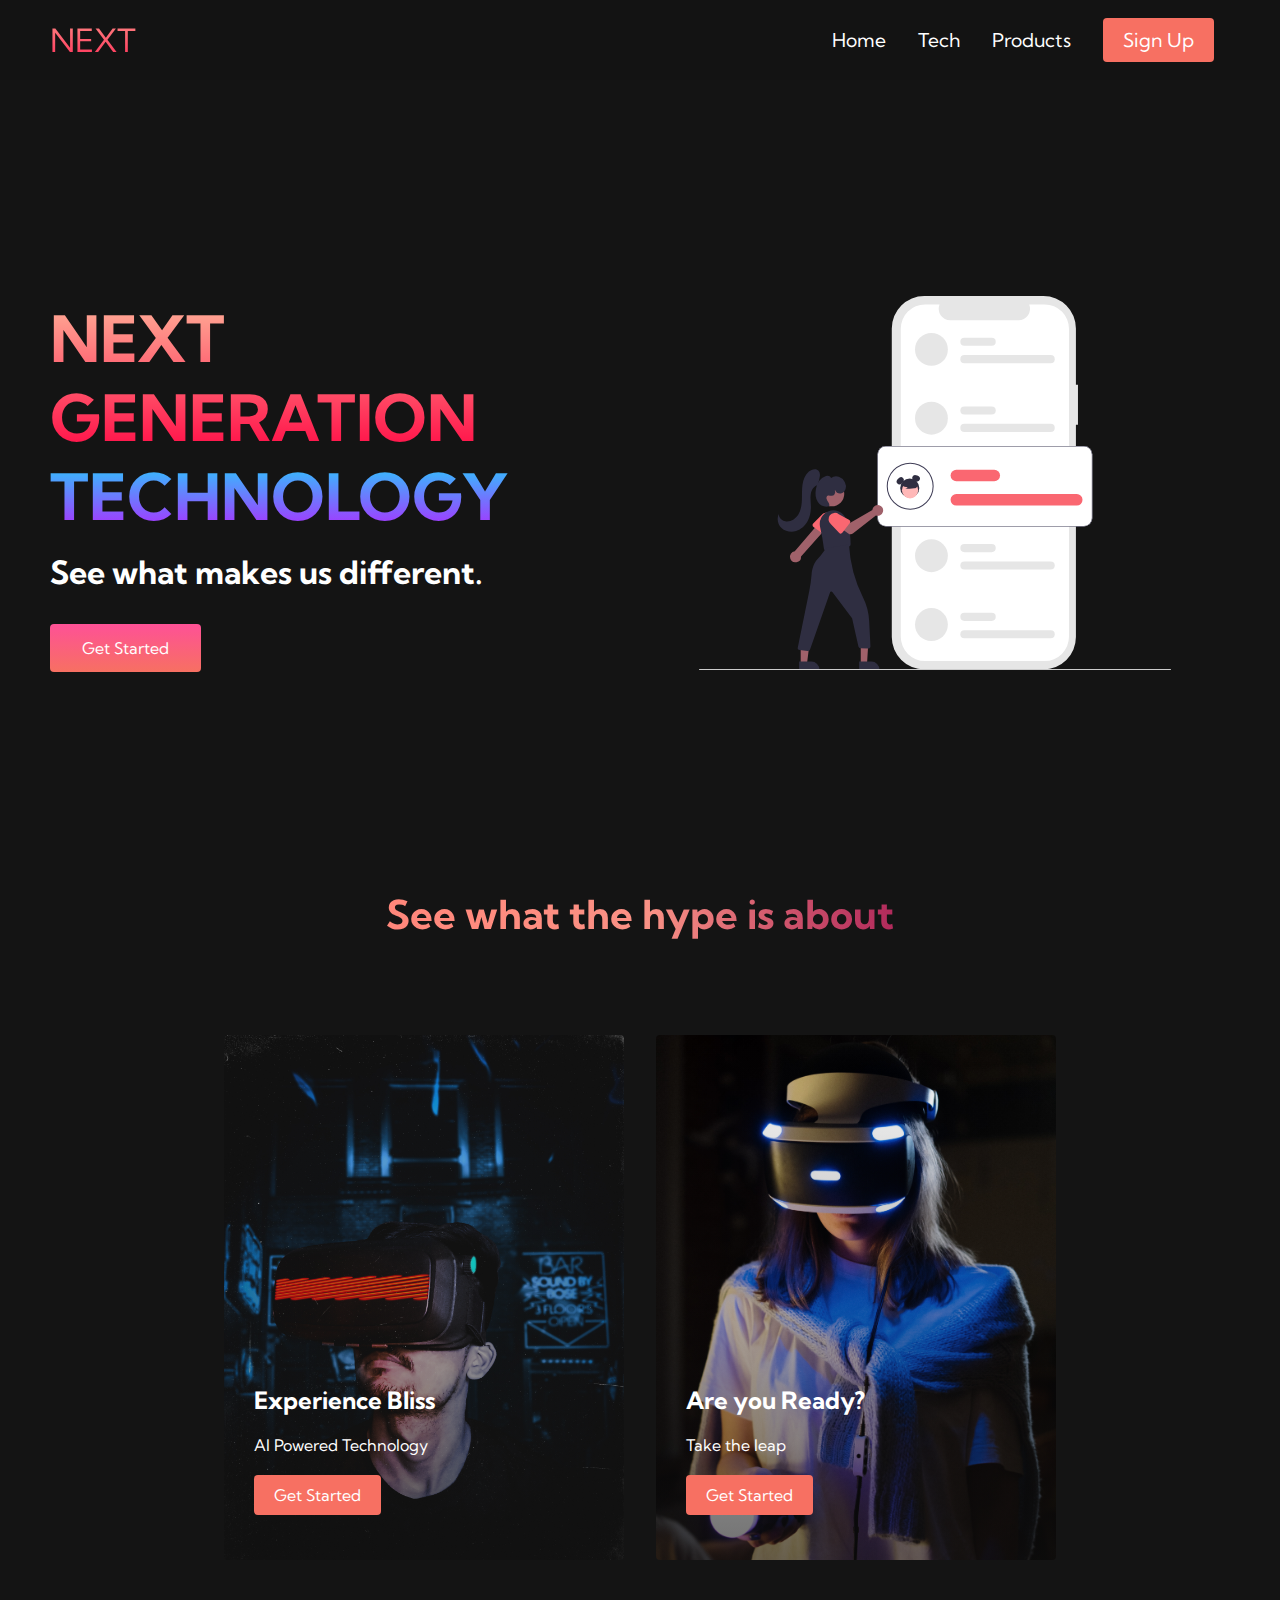
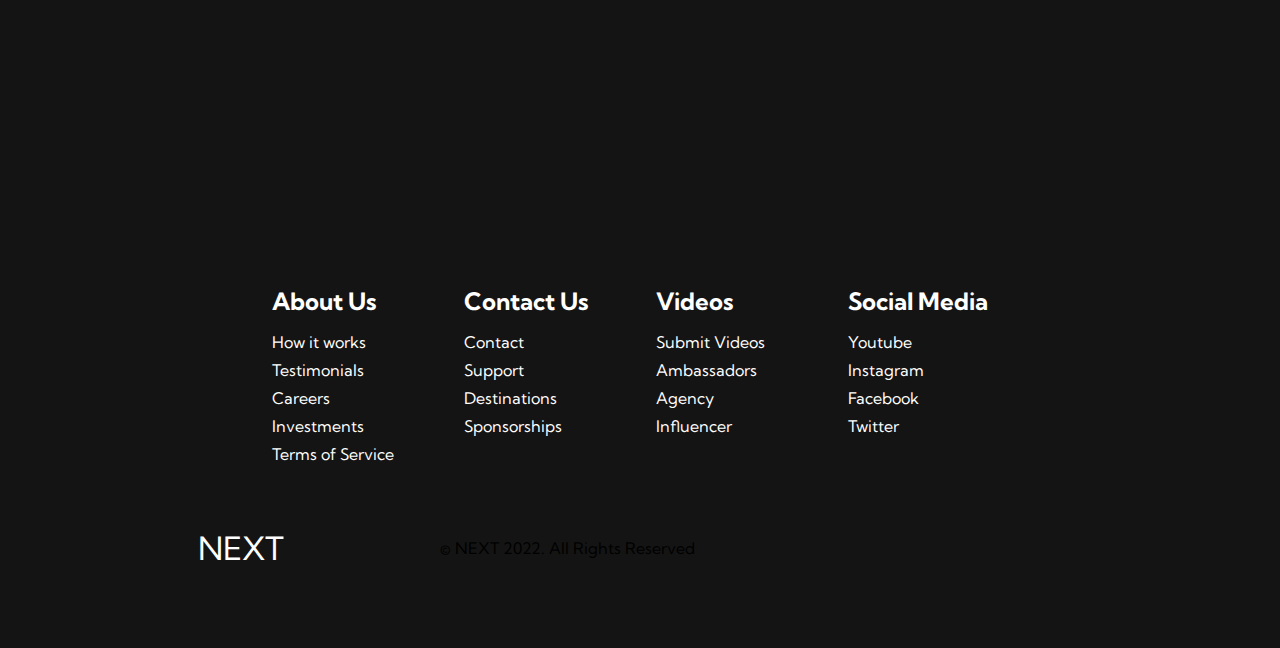
<file: index.html>
<!DOCTYPE html>
<html lang="en">
  <head>
    <meta charset="UTF-8" />
    <meta http-equiv="X-UA-Compatible" content="IE=edge" />
    <meta name="viewport" content="width=device-width, initial-scale=1.0" />
    <title>NEXT Website</title>
    <link rel="stylesheet" href="styles.css" />
    <link rel="preconnect" href="https://fonts.googleapis.com">
<link rel="preconnect" href="https://fonts.gstatic.com" crossorigin>
<link href="https://fonts.googleapis.com/css2?family=Kumbh+Sans:wght@400;700&display=swap" rel="stylesheet">
  </head>
  <body>
    <nav class="navbar">
      <div class="navbar__container">
        <a href="/" id="navbar__logo">NEXT</a>
        <div class="navbar__toggle" id="mobile-menu">
          <span class="bar"></span>
          <span class="bar"></span>
          <span class="bar"></span>
        </div>
        <ul class="navbar__menu">
          <li class="navbar__item">
            <a href="/" class="navbar__links"> Home </a>
          </li>
          <li class="navbar__item">
            <a href="/tech.html" class="navbar__links"> Tech </a>
          </li>
          <li class="navbar__item">
            <a href="/" class="navbar__links"> Products </a>
          </li>
          <li class="navbar__btn">
            <a href="/" class="button"> Sign Up </a>
          </li>
        </ul>
      </div>
    </nav>

    <!-- Hero Section -->
    <div class="main">
        <div class="main__container">
            <div class="main__content">
                <h1>NEXT GENERATION</h1>
                <h2>TECHNOLOGY</h2>
                    <p>See what makes us different.</p>
                    <button class="main__btn"><a href="/">Get Started</a></button>
            </div>
            <div class="main__img--container">
                <img src="images/pic1.svg" alt="pic" id="main__img">
            </div>
        </div>
    </div>

    <!-- Services Section -->
    <div class="services">
        <h1>See what the hype is about</h1>
        <div class="services__container">
            <div class="services__card">
                <h2>Experience Bliss</h2>
                <p>AI Powered Technology</p>
                <button>Get Started</button>
            </div>
            <div class="services__card">
                <h2>Are you Ready?</h2>
                <p>Take the leap</p>
                <button>Get Started</button>
            </div>
        </div>
    </div>

<!-- Footer Section -->
<div class="footer__container">
    <div class="footer__links">
        <div class="footer__link--wrapper">
            <div class="footer__link--items">
                <h2>About Us</h2>
                <a href="/">How it works</a>
                <a href="/">Testimonials</a>
                <a href="/">Careers</a>
                <a href="/">Investments</a>
                <a href="/">Terms of Service</a>
            </div>
            <div class="footer__link--items">
                <h2>Contact Us</h2>
                <a href="/">Contact</a>
                <a href="/">Support</a>
                <a href="/">Destinations</a>
                <a href="/">Sponsorships</a>
            </div>
        </div>
        <div class="footer__link--wrapper">
            <div class="footer__link--items">
                <h2>Videos</h2>
                <a href="/">Submit Videos</a>
                <a href="/">Ambassadors</a>
                <a href="/">Agency</a>
                <a href="/">Influencer</a>
            </div>
            <div class="footer__link--items">
                <h2>Social Media</h2>
                <a href="/">Youtube</a>
                <a href="/">Instagram</a>
                <a href="/">Facebook</a>
                <a href="/">Twitter</a>
            </div>
        </div>
    </div>
    <div class="social__media">
        <div class="social__media--wrap">
            <div class="footer__logo">
                <a href="/" id="footer__logo"><i class="fas fa-gem"></i>NEXT</a>
            </div>
            <p class="website__right">© NEXT 2022. All Rights Reserved</p>
            <div class="social__icons">
                <a href="/" class="social__icon--link" target="_blank">
                    <i class="fab fa-youtube"></i>
                </a>
                <a href="/" class="social__icon--link" target="_blank">
                    <i class="fab fa-instagram"></i>
                </a>
                <a href="/" class="social__icon--link" target="_blank">
                    <i class="fab fa-facebook"></i>
                </a>
                <a href="/" class="social__icon--link" target="_blank">
                    <i class="fab fa-twitter"></i>
                </a>
            </div>
        </div>
    </div>
</div>

    <script src="app.js"></script>
  </body>
</html>
</file>
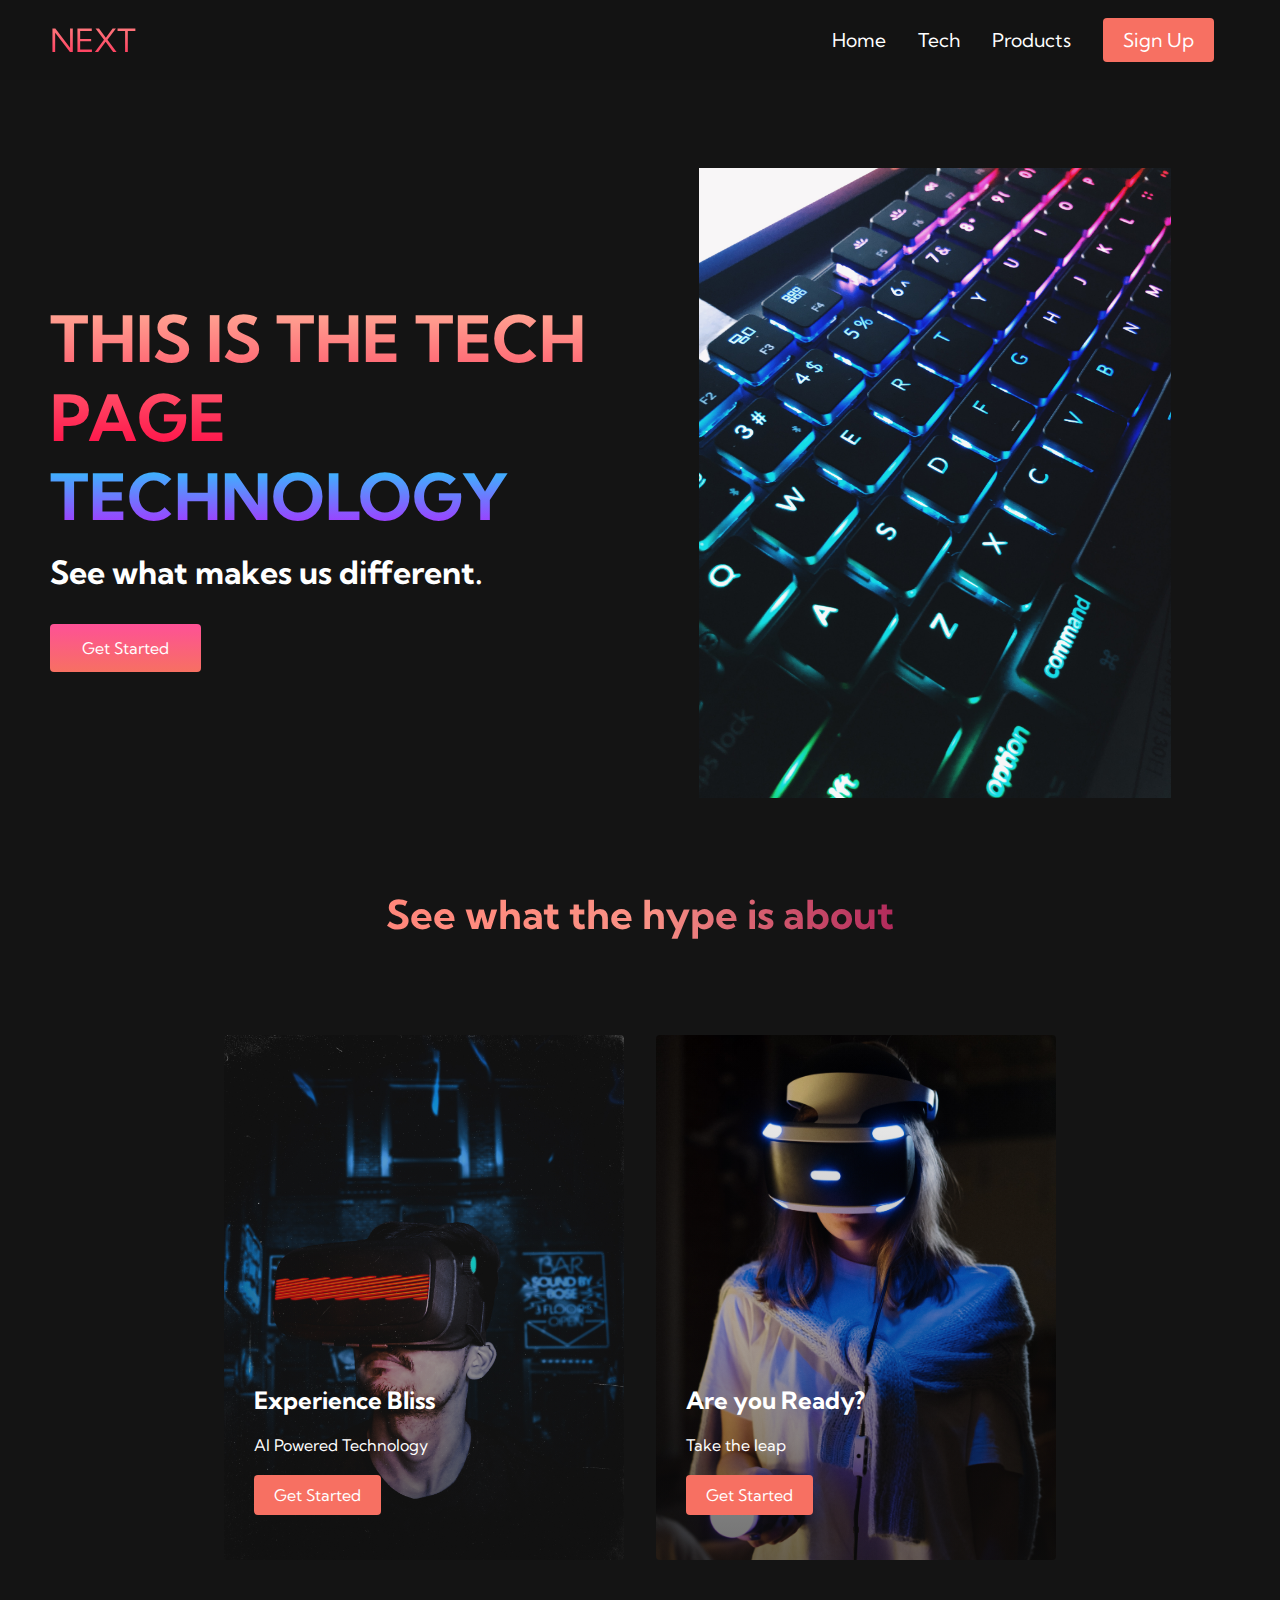
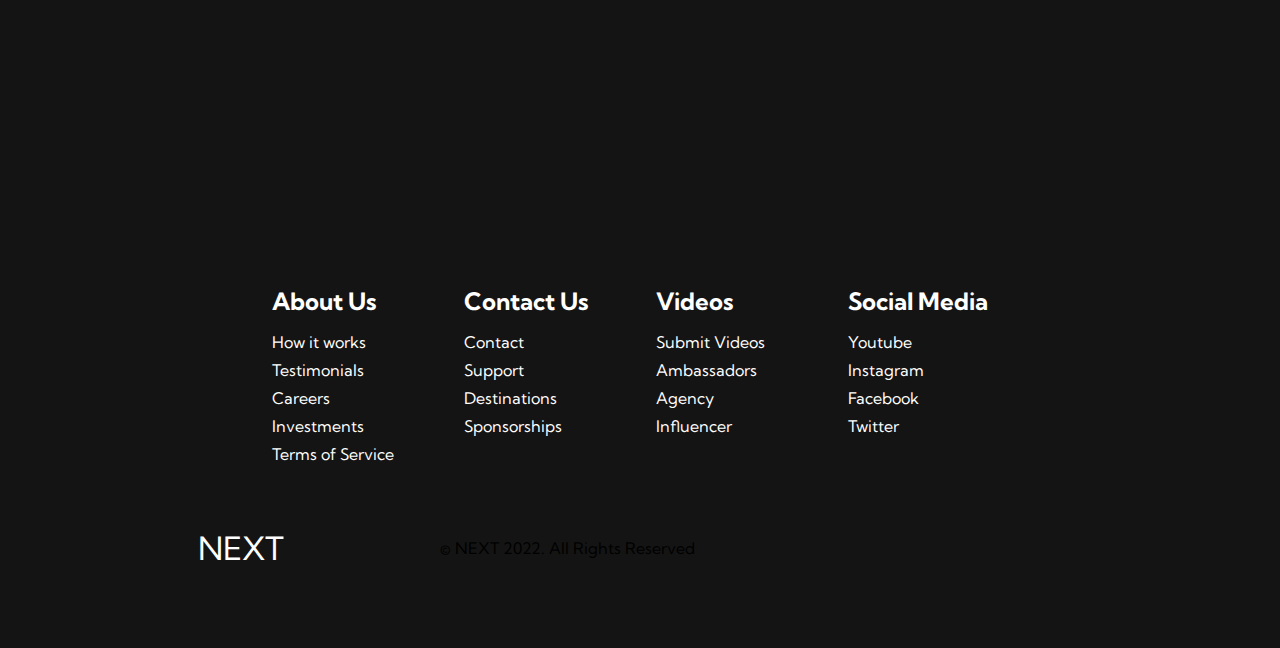
<file: tech.html>
<!DOCTYPE html>
<html lang="en">
  <head>
    <meta charset="UTF-8" />
    <meta http-equiv="X-UA-Compatible" content="IE=edge" />
    <meta name="viewport" content="width=device-width, initial-scale=1.0" />
    <title>NEXT Website</title>
    <link rel="stylesheet" href="styles.css" />
    <link rel="preconnect" href="https://fonts.googleapis.com">
<link rel="preconnect" href="https://fonts.gstatic.com" crossorigin>
<link href="https://fonts.googleapis.com/css2?family=Kumbh+Sans:wght@400;700&display=swap" rel="stylesheet">
  </head>
  <body>
    <nav class="navbar">
      <div class="navbar__container">
        <a href="/" id="navbar__logo">NEXT</a>
        <div class="navbar__toggle" id="mobile-menu">
          <span class="bar"></span>
          <span class="bar"></span>
          <span class="bar"></span>
        </div>
        <ul class="navbar__menu">
          <li class="navbar__item">
            <a href="/" class="navbar__links"> Home </a>
          </li>
          <li class="navbar__item">
            <a href="/tech.html" class="navbar__links"> Tech </a>
          </li>
          <li class="navbar__item">
            <a href="/" class="navbar__links"> Products </a>
          </li>
          <li class="navbar__btn">
            <a href="/" class="button"> Sign Up </a>
          </li>
        </ul>
      </div>
    </nav>

    <!-- Hero Section -->
    <div class="main">
        <div class="main__container">
            <div class="main__content">
                <h1>THIS IS THE TECH PAGE</h1>
                <h2>TECHNOLOGY</h2>
                    <p>See what makes us different.</p>
                    <button class="main__btn"><a href="/">Get Started</a></button>
            </div>
            <div class="main__img--container">
                <img src="images/pic4.jpeg" alt="pic" id="main__img">
            </div>
        </div>
    </div>

    <!-- Services Section -->
    <div class="services">
        <h1>See what the hype is about</h1>
        <div class="services__container">
            <div class="services__card">
                <h2>Experience Bliss</h2>
                <p>AI Powered Technology</p>
                <button>Get Started</button>
            </div>
            <div class="services__card">
                <h2>Are you Ready?</h2>
                <p>Take the leap</p>
                <button>Get Started</button>
            </div>
        </div>
    </div>

<!-- Footer Section -->
<div class="footer__container">
    <div class="footer__links">
        <div class="footer__link--wrapper">
            <div class="footer__link--items">
                <h2>About Us</h2>
                <a href="/">How it works</a>
                <a href="/">Testimonials</a>
                <a href="/">Careers</a>
                <a href="/">Investments</a>
                <a href="/">Terms of Service</a>
            </div>
            <div class="footer__link--items">
                <h2>Contact Us</h2>
                <a href="/">Contact</a>
                <a href="/">Support</a>
                <a href="/">Destinations</a>
                <a href="/">Sponsorships</a>
            </div>
        </div>
        <div class="footer__link--wrapper">
            <div class="footer__link--items">
                <h2>Videos</h2>
                <a href="/">Submit Videos</a>
                <a href="/">Ambassadors</a>
                <a href="/">Agency</a>
                <a href="/">Influencer</a>
            </div>
            <div class="footer__link--items">
                <h2>Social Media</h2>
                <a href="/">Youtube</a>
                <a href="/">Instagram</a>
                <a href="/">Facebook</a>
                <a href="/">Twitter</a>
            </div>
        </div>
    </div>
    <div class="social__media">
        <div class="social__media--wrap">
            <div class="footer__logo">
                <a href="/" id="footer__logo"><i class="fas fa-gem"></i>NEXT</a>
            </div>
            <p class="website__right">© NEXT 2022. All Rights Reserved</p>
            <div class="social__icons">
                <a href="/" class="social__icon--link" target="_blank">
                    <i class="fab fa-youtube"></i>
                </a>
                <a href="/" class="social__icon--link" target="_blank">
                    <i class="fab fa-instagram"></i>
                </a>
                <a href="/" class="social__icon--link" target="_blank">
                    <i class="fab fa-facebook"></i>
                </a>
                <a href="/" class="social__icon--link" target="_blank">
                    <i class="fab fa-twitter"></i>
                </a>
            </div>
        </div>
    </div>
</div>

    <script src="app.js"></script>
  </body>
</html>
</file>
<file: styles.css>
* {
    box-sizing: border-box;
    margin: 0;
    padding: 0;
    font-family: 'Kumbh Sans', sans-serif;
}

.navbar {
    background: #131313;
    height: 80px;
    display: flex;
    justify-content: center;
    align-items: center;
    font-size: 1.2rem;
    position: sticky;
    top: 0;
    z-index: 999;
}

.navbar__container {
    display: flex;
    justify-content: space-between;
    height: 80px;
    z-index: 1;
    width: 100%;
    max-width: 1300px;
    margin: 0 auto;
    padding: 0 50px;
}

#navbar__logo {
    background-color: #ff8177;
    background-image: linear-gradient(to top, #ff0844 0%, #ffb199 100%);
    background-size: 100%;
    -webkit-background-clip: text;
    -moz-background-clip: text;
    -webkit-text-fill-color: transparent;
    -moz-text-fill-color: transparent;
    display: flex;
    align-items: center;
    cursor: pointer;
    text-decoration: none;
    font-size: 2rem;
}

.fa-gem {
    margin-right: 0.5rem;
}

.navbar__menu {
    display: flex;
    align-items: center;
    list-style: none;
    text-align: center;
}

.navbar__item {
    height: 80px;
}

.navbar__links {
    color: #fff;
    display: flex;
    align-items: center;
    justify-content: center;
    text-decoration: none;
    padding: 0 1rem;
    height: 100%;
}

.navbar__btn {
    display: flex;
    justify-content: center;
    align-items: center;
    padding: 0 1rem;
    width: 100%;
}

.button {
    display: flex;
    justify-content: center;
    align-items: center;
    text-decoration: none;
    padding: 10px 20px;
    height: 100%;
    width: 100%;
    border: none;
    outline: none;
    border-radius: 4px;
    background: #f77062;
    color: #fff;
}

.button:hover {
    background: #4837ff;
    transition: all 0.3s ease;
}

.navbar__links:hover {
    color: #f77062;
    transition: all 0.3s ease;
}

@media screen and (max-width: 960px) {
    .navbar__container {
        display: flex;
        justify-content: space-between;
        height: 80px;
        z-index: 1;
        width: 100%;
        max-width: 1300px;
        padding: 0;
    }

    .navbar__menu {
        display: grid;
        grid-template-columns: auto;
        margin: 0;
        width: 100%;
        position: absolute;
         top: -1000px;
        opacity: 0; 
        transition: all 0.5s ease;
        height: 50vh;
        z-index: -1;
        background: #131313;
    }
    .navbar__menu.active {
        background: #131313;
        top: 100%;
        opacity: 1;
        transition: all 0.5s ease;
        z-index: 99;
        height: 50vh;
        font-size: 1.6rem;
    }

    #navbar__logo {
        padding-left: 25px;
    }

    .navbar__toggle .bar {
        width: 25px;
        height: 3px;
        margin: 5px auto;
        transition: all 0.3s ease-in-out;
        background: #fff;
    }

    .navbar__item {
        width: 100%;
    }

    .navbar__links {
        text-align: center;
        width: 100%;
        display: table;
    }

    #mobile-menu {
        position: absolute;
        top: 20%;
        right: 5%;
        transform: translate(5%, 20%);
    }

    .navbar__btn {
        padding-bottom: 2rem;
    }

    .button {
        display: flex;
        justify-content: center;
        align-items: center;
        width: 80%;
        height: 80px;
        margin: 0;
    }

    .navbar__toggle .bar {
        display: block;
        cursor: pointer;
    }

    #mobile-menu.is-active .bar:nth-child(2) {
        opacity: 0;
    }

    #mobile-menu.is-active .bar:nth-child(1) {
        transform: translateY(8px) rotate(45deg);
    }

    #mobile-menu.is-active .bar:nth-child(3) {
        transform: translateY(-8) rotate(-45deg);
    }
}

/* Hero Section CSS */
.main {
    background-color: #141414;
}

.main__container {
    display: grid;
    grid-template-columns: 1fr 1fr;
    align-items: center;
    justify-self: center;
    margin: 0 auto;
    height: 90vh;
    background-color: #141414;
    z-index: 1;
    width: 100%;
    max-width: 1300px;
    padding: 0 50px;
}

.main__content h1 {
    font-size: 4rem;
    background-color: #ff8177;
    background-image: linear-gradient(to top, #ff0844 0%, #ffb199 100%);
    background-size: 100%;
    -webkit-background-clip: text;
    -moz-background-clip: text;
    -webkit-text-fill-color: transparent;
    -moz-text-fill-color: transparent;
}

.main__content h2 {
    font-size: 4rem;
    background-color: #ff8177;
    background-image: linear-gradient(to top, #b721ff 0%, #21d4fd 100%);
    background-size: 100%;
    -webkit-background-clip: text;
    -moz-background-clip: text;
    -webkit-text-fill-color: transparent;
    -moz-text-fill-color: transparent;
}

.main__content p {
    margin-top: 1rem;
    font-size: 2rem;
    font-weight: 700;
    color: #fff;
}

.main__btn {
    font-size: 1rem;
    background-image: linear-gradient(to top, #f77062 0%, #fe5196 100%);
    padding: 14px 32px;
    border: none;
    border-radius: 4px;
    color: #fff;
    margin-top: 2rem;
    cursor: pointer;
    position: relative;
    transition: all 0.35s;
    outline: none;
}

.main__btn a {
    position: relative;
    z-index: 2;
    color: #fff;
    text-decoration: none;
}

.main__btn:after {
    position: absolute;
    content: '';
    top: 0;
    left: 0;
    width: 0;
    height: 100%;
    background: #4837ff;
    transition: all 0.35s;
    border-radius: 4px;
}

.main__btn:hover {
    color: #fff;
}

.main__btn:hover:after {
    width: 100%;
}

.main__img--container {
    text-align: center;
}

#main__img {
    height: 80%;
    width: 80%;
}

/* Mobile Responsive */
@media screen and (max-width: 768px) {
    .main__container {
        display: grid;
        grid-template-columns: auto;
        align-items: center;
        justify-self: center;
        width: 100%;
        margin: 0 auto;
        height: 90vh;
    }

    .main__content {
        text-align: center;
        margin-bottom: 4rem;

    }

    .main__content h1 {
        font-size: 2.5rem;
        margin-top: 2rem;
    }

    .main__content h2 {
        font-size: 3rem;
    }

    .main__content p {
        margin-top: 1rem;
        font-size: 1.5rem;
    }
}

@media screen and (max-width: 480px) {
    .main__content h1 {
        font-size: 2rem;
        margin-top:3rem;
    }

    .main__content h2 {
        font-size: 2rem;
    }

    .main__content p {
        margin-top: 2rem;
        font-size: 1.5rem;
    }
    
    .main__btn {
        padding: 12px 36px;
        margin: 2.5rem 0;
    }
}

/* Services Section CSS */
.services {
    background: #141414;
    display: flex;
    flex-direction: column;
    align-items: center;
    height: 100vh;
}

.services h1 {
    background-color: #ff8177;
    background-image: linear-gradient(to right, #ff8177 0%, #ff867a 0%, #ff8c7f 21%, #f99185 52%, #cf556c 78%, #b12a5b 100%);
    background-size: 100%;
    margin-bottom: 5rem;
    font-size: 2.5rem;
    -webkit-background-clip: text;
    -moz-background-clip: text;
    -webkit-text-fill-color: transparent;
    -moz-text-fill-color: transparent;
}

.services__container {
    display: flex;
    justify-content: center;
    flex-wrap: wrap;
}

.services__card {
    margin: 1rem;
    height: 525px;
    width: 400px;
    border-radius: 4px;
    background-image: linear-gradient(to bottom, rgba(0,0,0,0) 0%, rgba(17, 17, 17, 0.6) 100%), url('/images/pic2.jpeg');
    background-size: cover;
    position: relative;
    color: #fff;
}

.services__card:nth-child(2) {
    background-image: linear-gradient(to bottom, rgba(0,0,0,0) 0%, rgba(17, 17, 17, 0.6) 100%), url('/images/pic3.jpeg');
}

.services h2 {
    position: absolute;
    top: 350px;
    left: 30px;
}

.services__card p {
    position: absolute;
    top: 400px;
    left: 30px;
}

.services__card button {
    color: #fff;
    padding: 10px 20px;
    border: none;
    outline: none;
    border-radius: 4px;
    background: #f77062;
    position: absolute;
    top: 440px;
    left: 30px;
    font-size: 1rem;
    cursor: pointer;
}

.services__card:hover {
    transform: scale(1.075);
    transition: 0.2 ease-in;
    cursor: pointer;
}

@media screen and (max-width: 960px) {
    .services {
        height: 1600px
    }

    .services h1 {
        font-size: 2rem; 
        margin-top: 12rem;
    }
}

@media screen and (max-width: 480px) {
    .services {
        height: 1400px;
    }

    .services h1 {
        font-size: 1.2rem;
    }

    .services__card {
        width: 300px;
    }
}

/* Footer CSS */
.footer__container {
    background-color: #141414;
    padding: 5rem 0;
    display: flex;
    flex-direction: column;
    justify-content: center;
    align-items: center;
}

#footer__logo {
    color: #fff;
    display: flex;
    align-items: center;
    cursor: pointer;
    text-decoration: none;
    font-size: 2rem;
}

.footer__links {
    width: 100%;
    max-width: 1000px;
    display: flex;
    justify-content: center;
}

.footer__link--wrapper {
    display: flex;
}

.footer__link--items {
    display: flex;
    flex-direction: column;
    align-items: flex-start;
    margin: 16px;
    text-align: left;
    width: 160px;
    box-sizing: border-box;
}

.footer__link--items h2 {
    margin-bottom: 16px;
}

.footer__link--items > h2 {
color: #fff;
}

.footer__link--items a {
    color: #fff;
    text-decoration: none;
    margin-bottom: 0.5rem;
}

.footer__link-items a:hover {
    color: #e9e9e9;
    transition: 0.3s ease-out;
}

/* Social Icons */
.social__icon--link {
    color: #fff;
    font-size: 24px;
}

.social__media {
    max-width: 1000px;
    width: 100%;
}

.social__media--wrap {
    display: flex;
    justify-content: space-between;
    align-items: center;
    width: 90%;
    max-width: 1000px; margin: 40px auto 0 auto;
}

.social__icons {
    display: flex;
    justify-content: space-between;
    align-items: center;
    width: 240px;
}

.social__logo {
    color: #fff;
    justify-self: flex-start;
    margin-lefT: 20px;
    cursor: pointer;
    text-decoration: none;
    font-size: 2rem;
    display: flex;
    align-items: center;
    margin-bottom: 16px;
    }

    .website__rights {
        color: #fff;
    }

    @media screen and (max-width: 820px) {
        .footer__links {
            padding-top: 2rem;
        }

        #footer__logo {
            margin-bottom: 2rem;
        }

        .wesite__rights {
            margin-bottom: 2rem;
        }

        .footer__link--wrapper {
            flex-direction: column;
        }

        .social__media--wrap {
            flex-direction: column;
        }
    }

    @media screen and (max-width: 480px) {
        .footer__link-items {
            margin: 0;
            padding: 10px;
            width: 100%;
        }
    }
</file>
